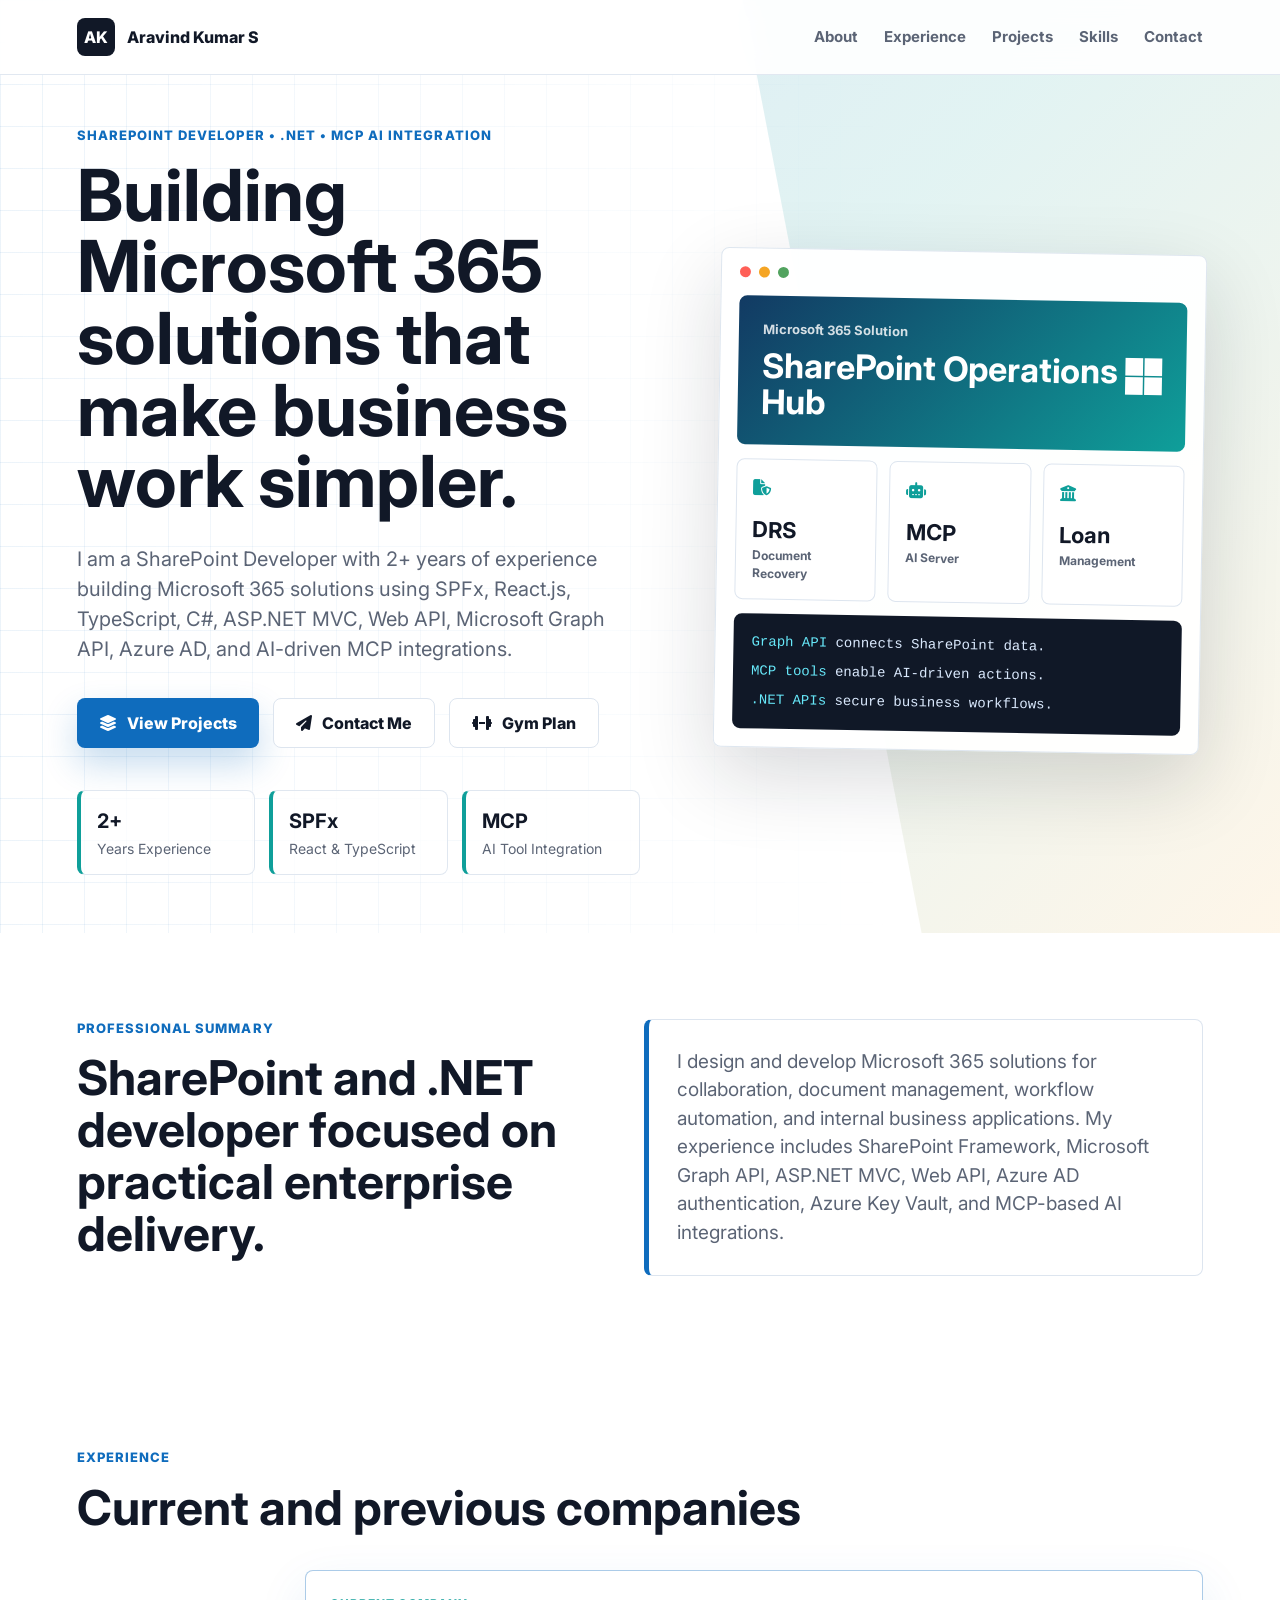
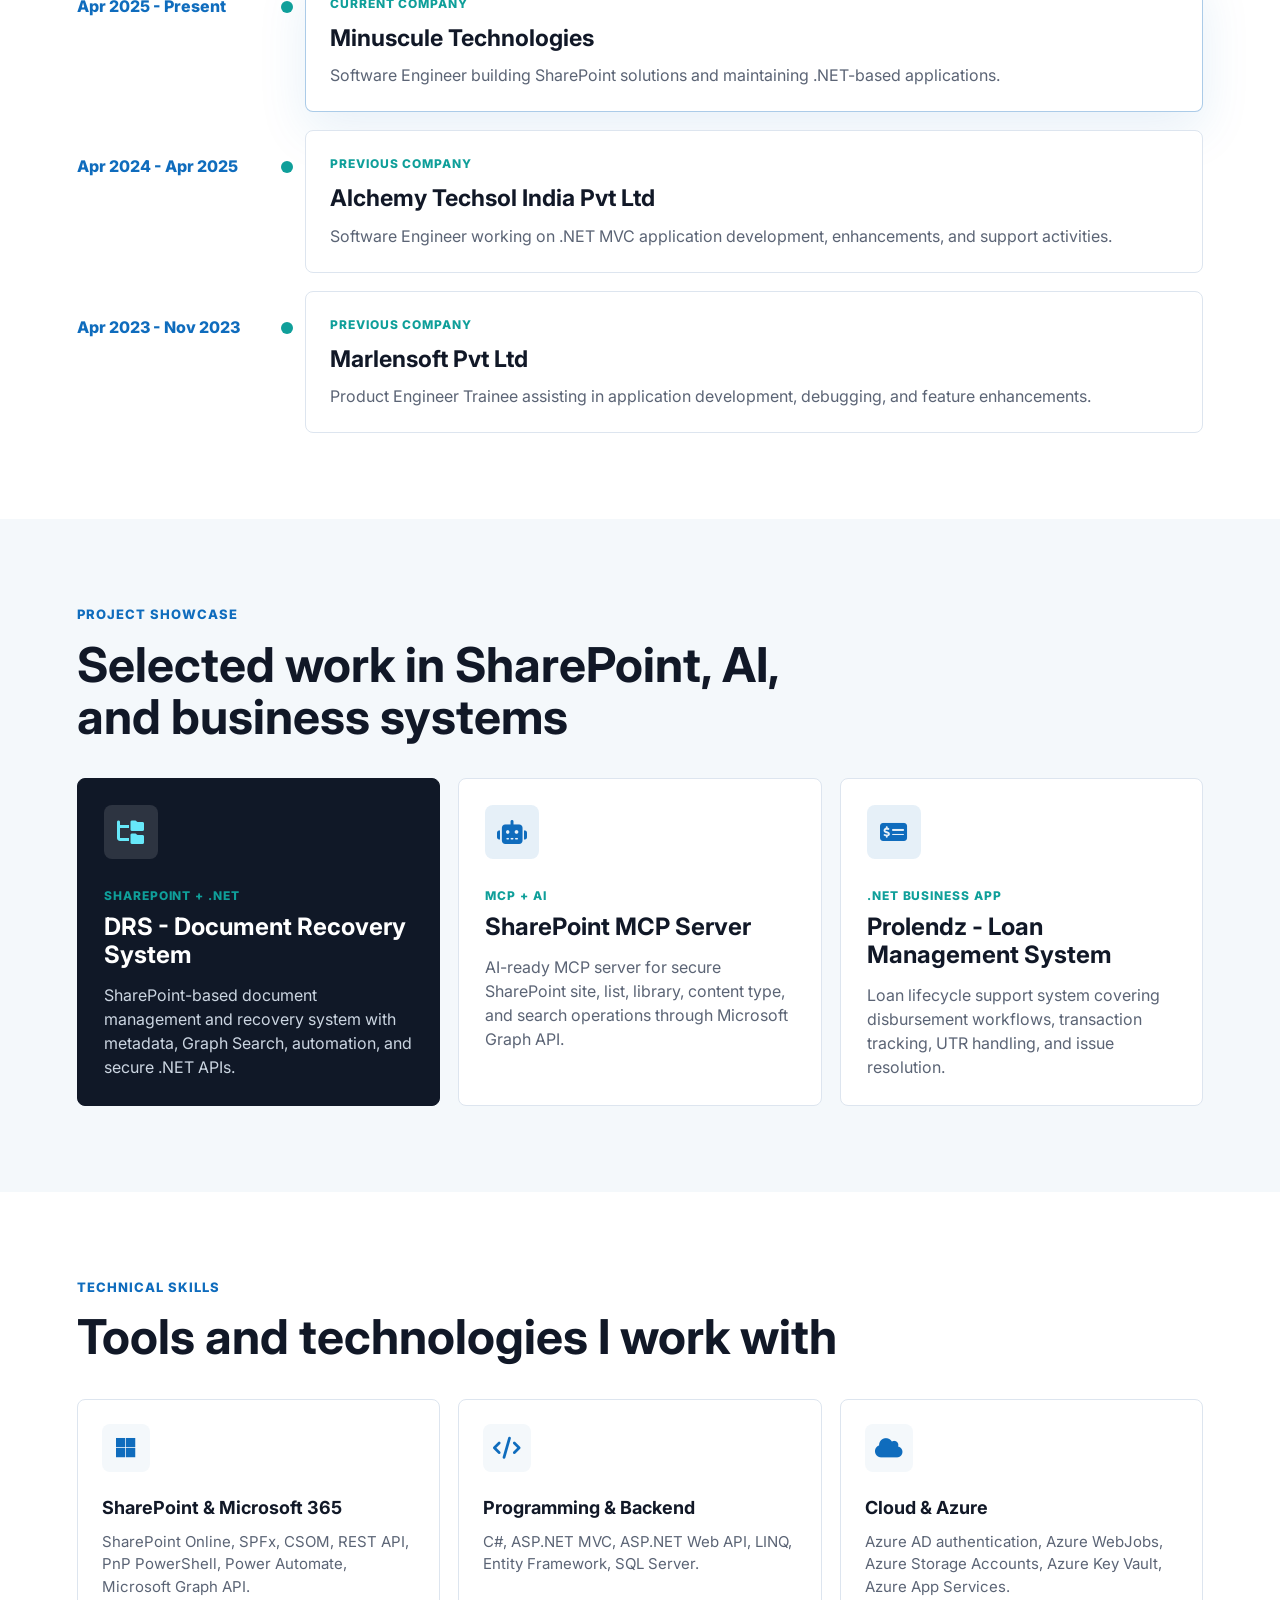
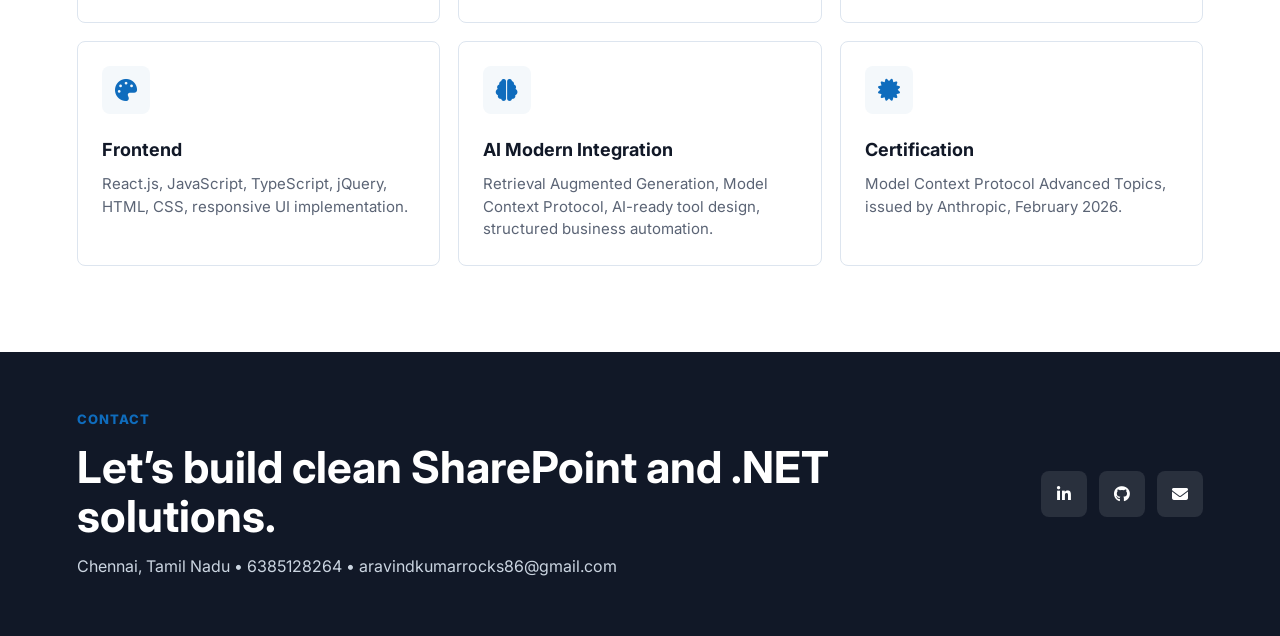
<file: index.html>
<!DOCTYPE html>
<html lang="en">
<head>
  <meta charset="UTF-8" />
  <meta name="viewport" content="width=device-width, initial-scale=1.0" />
  <title>Aravind Kumar S | SharePoint & .NET Developer</title>

  <link rel="preconnect" href="https://fonts.googleapis.com">
  <link rel="preconnect" href="https://fonts.gstatic.com" crossorigin>
  <link href="https://fonts.googleapis.com/css2?family=Inter:wght@400;500;600;700;800&display=swap" rel="stylesheet">
  <link rel="stylesheet" href="https://cdnjs.cloudflare.com/ajax/libs/font-awesome/6.5.0/css/all.min.css" />
  <link rel="stylesheet" href="style.css" />
</head>
<body>
  <header class="site-header">
    <a class="brand" href="#home" aria-label="Aravind Kumar S home">
      <span class="brand-mark">AK</span>
      <span>Aravind Kumar S</span>
    </a>

    <button class="menu-button" type="button" aria-label="Toggle navigation">
      <i class="fa-solid fa-bars"></i>
    </button>

    <nav class="nav-links" aria-label="Primary navigation">
      <a href="#about">About</a>
      <a href="#experience">Experience</a>
      <a href="#projects">Projects</a>
      <a href="#skills">Skills</a>
      <a href="#contact">Contact</a>
    </nav>
  </header>

  <main>
    <section id="home" class="hero-section">
      <div class="hero-copy">
        <p class="eyebrow">SharePoint Developer • .NET • MCP AI Integration</p>
        <h1>Building Microsoft 365 solutions that make business work simpler.</h1>
        <p class="hero-summary">
          I am a SharePoint Developer with 2+ years of experience building Microsoft 365 solutions using
          SPFx, React.js, TypeScript, C#, ASP.NET MVC, Web API, Microsoft Graph API, Azure AD, and AI-driven MCP integrations.
        </p>

        <div class="hero-actions">
          <a class="primary-btn" href="#projects">
            <i class="fa-solid fa-layer-group"></i>
            View Projects
          </a>
          <a class="secondary-btn" href="#contact">
            <i class="fa-solid fa-paper-plane"></i>
            Contact Me
          </a>
          <a class="secondary-btn" href="gym-plan/index.html">
            <i class="fa-solid fa-dumbbell" aria-hidden="true"></i>
            Gym Plan
          </a>
        </div>

        <div class="hero-stats" aria-label="Career overview">
          <div>
            <strong>2+</strong>
            <span>Years Experience</span>
          </div>
          <div>
            <strong>SPFx</strong>
            <span>React & TypeScript</span>
          </div>
          <div>
            <strong>MCP</strong>
            <span>AI Tool Integration</span>
          </div>
        </div>
      </div>

      <div class="hero-visual" aria-label="SharePoint solution showcase">
        <div class="portal-window">
          <div class="window-top">
            <span></span>
            <span></span>
            <span></span>
          </div>

          <div class="portal-header">
            <div>
              <p>Microsoft 365 Solution</p>
              <h2>SharePoint Operations Hub</h2>
            </div>
            <i class="fa-brands fa-microsoft"></i>
          </div>

          <div class="metric-grid">
            <article>
              <i class="fa-solid fa-file-shield"></i>
              <strong>DRS</strong>
              <span>Document Recovery</span>
            </article>
            <article>
              <i class="fa-solid fa-robot"></i>
              <strong>MCP</strong>
              <span>AI Server</span>
            </article>
            <article>
              <i class="fa-solid fa-building-columns"></i>
              <strong>Loan</strong>
              <span>Management</span>
            </article>
          </div>

          <div class="code-panel">
            <p><span>Graph API</span> connects SharePoint data.</p>
            <p><span>MCP tools</span> enable AI-driven actions.</p>
            <p><span>.NET APIs</span> secure business workflows.</p>
          </div>
        </div>
      </div>
    </section>

    <section id="about" class="section-block about-grid">
      <div class="section-heading">
        <p class="eyebrow">Professional Summary</p>
        <h2>SharePoint and .NET developer focused on practical enterprise delivery.</h2>
      </div>
      <div class="about-card">
        <p>
          I design and develop Microsoft 365 solutions for collaboration, document management, workflow automation,
          and internal business applications. My experience includes SharePoint Framework, Microsoft Graph API,
          ASP.NET MVC, Web API, Azure AD authentication, Azure Key Vault, and MCP-based AI integrations.
        </p>
      </div>
    </section>

    <section id="experience" class="section-block">
      <div class="section-heading">
        <p class="eyebrow">Experience</p>
        <h2>Current and previous companies</h2>
      </div>

      <div class="timeline">
        <article class="timeline-item current">
          <div class="timeline-date">Apr 2025 - Present</div>
          <div class="timeline-content">
            <span>Current Company</span>
            <h3>Minuscule Technologies</h3>
            <p>Software Engineer building SharePoint solutions and maintaining .NET-based applications.</p>
          </div>
        </article>

        <article class="timeline-item">
          <div class="timeline-date">Apr 2024 - Apr 2025</div>
          <div class="timeline-content">
            <span>Previous Company</span>
            <h3>Alchemy Techsol India Pvt Ltd</h3>
            <p>Software Engineer working on .NET MVC application development, enhancements, and support activities.</p>
          </div>
        </article>

        <article class="timeline-item">
          <div class="timeline-date">Apr 2023 - Nov 2023</div>
          <div class="timeline-content">
            <span>Previous Company</span>
            <h3>Marlensoft Pvt Ltd</h3>
            <p>Product Engineer Trainee assisting in application development, debugging, and feature enhancements.</p>
          </div>
        </article>
      </div>
    </section>

    <section id="projects" class="section-block project-band">
      <div class="section-heading">
        <p class="eyebrow">Project Showcase</p>
        <h2>Selected work in SharePoint, AI, and business systems</h2>
      </div>

      <div class="project-grid">
        <article class="project-card featured">
          <div class="project-icon"><i class="fa-solid fa-folder-tree"></i></div>
          <span>SharePoint + .NET</span>
          <h3>DRS - Document Recovery System</h3>
          <p>SharePoint-based document management and recovery system with metadata, Graph Search, automation, and secure .NET APIs.</p>
        </article>

        <article class="project-card">
          <div class="project-icon"><i class="fa-solid fa-robot"></i></div>
          <span>MCP + AI</span>
          <h3>SharePoint MCP Server</h3>
          <p>AI-ready MCP server for secure SharePoint site, list, library, content type, and search operations through Microsoft Graph API.</p>
        </article>

        <article class="project-card">
          <div class="project-icon"><i class="fa-solid fa-money-check-dollar"></i></div>
          <span>.NET Business App</span>
          <h3>Prolendz - Loan Management System</h3>
          <p>Loan lifecycle support system covering disbursement workflows, transaction tracking, UTR handling, and issue resolution.</p>
        </article>
      </div>
    </section>

    <section id="skills" class="section-block">
      <div class="section-heading">
        <p class="eyebrow">Technical Skills</p>
        <h2>Tools and technologies I work with</h2>
      </div>

      <div class="skill-grid">
        <article class="skill-card">
          <i class="fa-brands fa-microsoft"></i>
          <h3>SharePoint & Microsoft 365</h3>
          <p>SharePoint Online, SPFx, CSOM, REST API, PnP PowerShell, Power Automate, Microsoft Graph API.</p>
        </article>
        <article class="skill-card">
          <i class="fa-solid fa-code"></i>
          <h3>Programming & Backend</h3>
          <p>C#, ASP.NET MVC, ASP.NET Web API, LINQ, Entity Framework, SQL Server.</p>
        </article>
        <article class="skill-card">
          <i class="fa-solid fa-cloud"></i>
          <h3>Cloud & Azure</h3>
          <p>Azure AD authentication, Azure WebJobs, Azure Storage Accounts, Azure Key Vault, Azure App Services.</p>
        </article>
        <article class="skill-card">
          <i class="fa-solid fa-palette"></i>
          <h3>Frontend</h3>
          <p>React.js, JavaScript, TypeScript, jQuery, HTML, CSS, responsive UI implementation.</p>
        </article>
        <article class="skill-card">
          <i class="fa-solid fa-brain"></i>
          <h3>AI Modern Integration</h3>
          <p>Retrieval Augmented Generation, Model Context Protocol, AI-ready tool design, structured business automation.</p>
        </article>
        <article class="skill-card">
          <i class="fa-solid fa-certificate"></i>
          <h3>Certification</h3>
          <p>Model Context Protocol Advanced Topics, issued by Anthropic, February 2026.</p>
        </article>
      </div>
    </section>
  </main>

  <footer id="contact" class="footer-section">
    <div>
      <p class="eyebrow">Contact</p>
      <h2>Let’s build clean SharePoint and .NET solutions.</h2>
      <p>Chennai, Tamil Nadu • 6385128264 • aravindkumarrocks86@gmail.com</p>
    </div>
    <div class="social-links">
      <a href="#" aria-label="LinkedIn"><i class="fa-brands fa-linkedin-in"></i></a>
      <a href="#" aria-label="GitHub"><i class="fa-brands fa-github"></i></a>
      <a href="mailto:aravindkumarrocks86@gmail.com" aria-label="Email"><i class="fa-solid fa-envelope"></i></a>
    </div>
  </footer>

  <script src="script.js"></script>
</body>
</html>
</file>
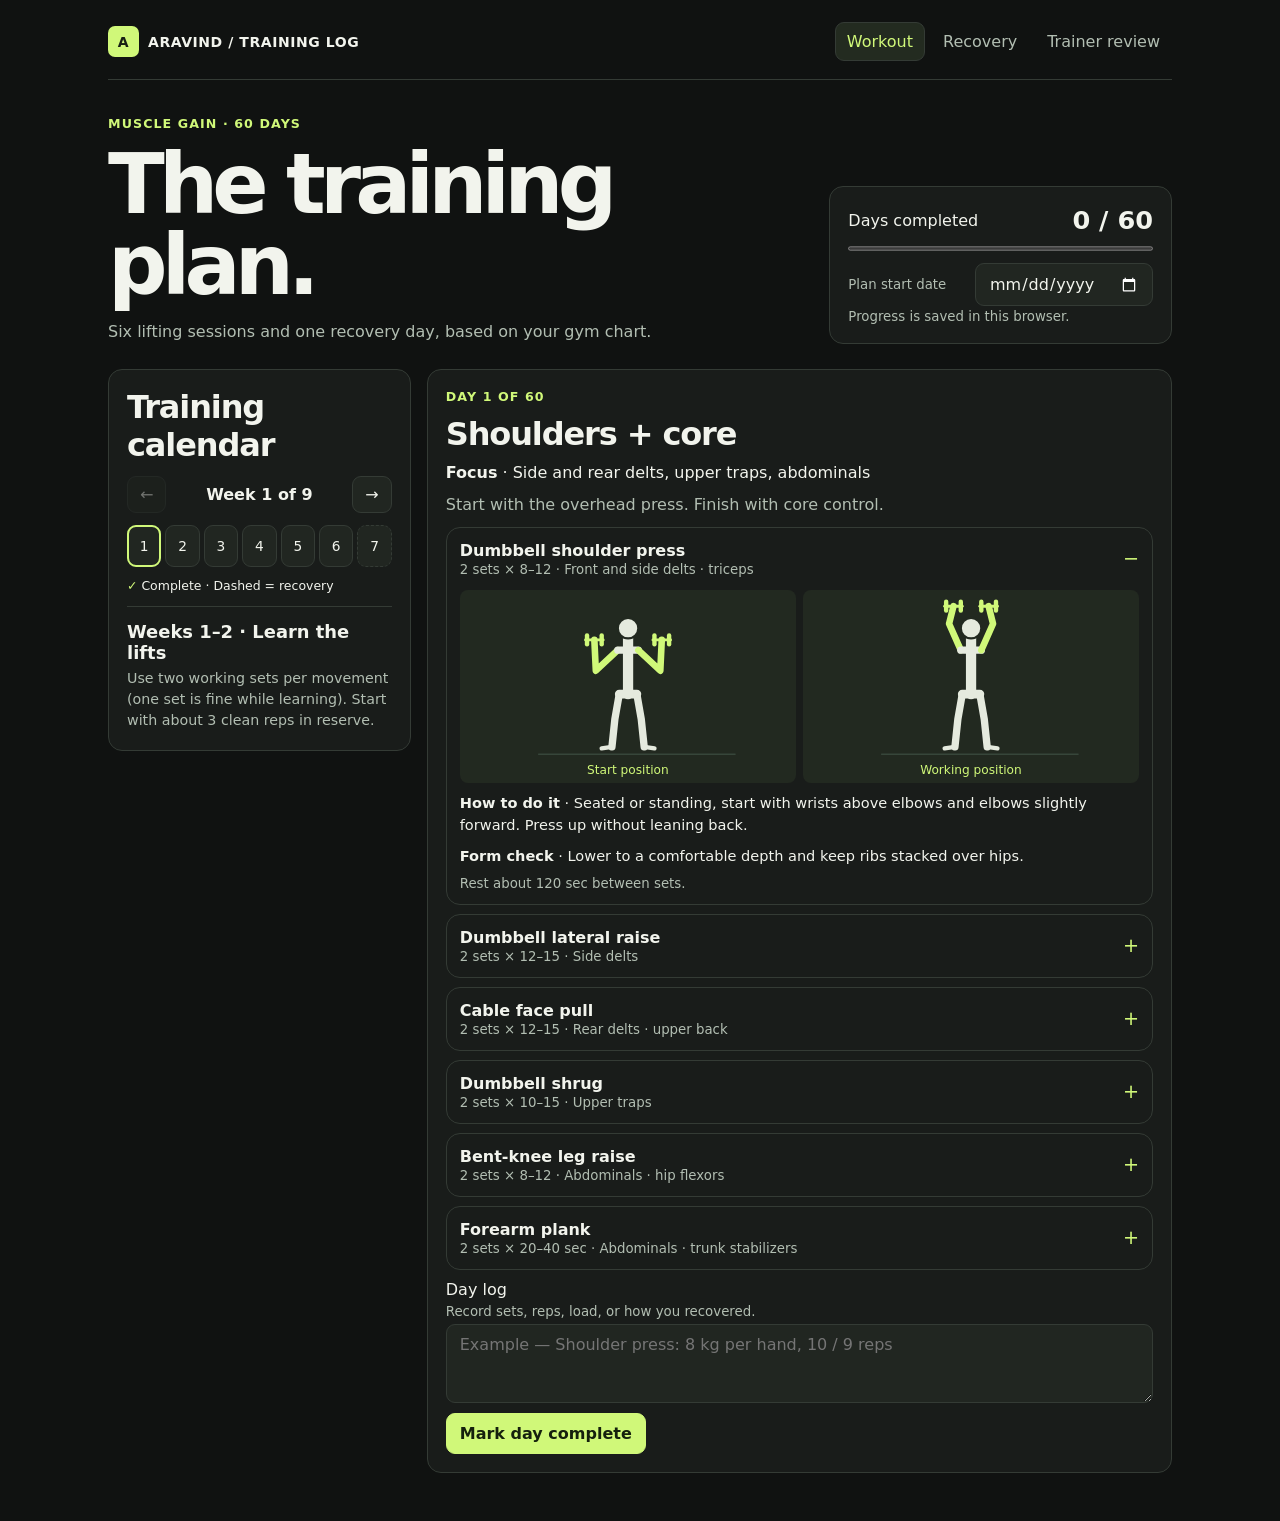
<file: gym-plan/index.html>
<!doctype html>
<html lang="en">
<meta charset="utf-8">
<meta name="viewport" content="width=device-width, initial-scale=1">
<meta name="color-scheme" content="dark">
<title>Aravind · 60-Day Training Plan</title>
<style>
*{box-sizing:border-box} [hidden]{display:none!important}
:root{font-family:system-ui,sans-serif;background:#101211;color:#f2f4ed;--card:#191c1a;--line:#343b35;--muted:#b2beb2;--lime:#d0f879;--soft:#232b20}
body{margin:0} a{color:var(--lime)} button,input,select,textarea{font:inherit;color:inherit} button{cursor:pointer} button,input,select,textarea,.file{border:1px solid var(--line);border-radius:9px;background:#212621;padding:10px 13px} button:focus-visible,input:focus-visible,select:focus-visible,textarea:focus-visible,summary:focus-visible,.file:focus-within{outline:2px solid var(--lime);outline-offset:3px} button:hover,.file:hover{border-color:var(--lime)} .primary{background:var(--lime);color:#15200d;font-weight:750;border-color:var(--lime)}
.shell{max-width:1160px;margin:auto;padding:22px clamp(14px,4vw,48px) 48px}.top,.spread,.actions{display:flex;align-items:center;justify-content:space-between;gap:12px;flex-wrap:wrap}.top{padding:0 0 18px;border-bottom:1px solid var(--line)} .brand{font-size:14px;font-weight:760;letter-spacing:.04em}.mark{display:inline-grid;place-items:center;background:var(--lime);color:#172014;border-radius:7px;width:31px;height:31px;margin-right:9px}.tabs{display:flex;flex-wrap:wrap;gap:6px}.tabs button{background:transparent;border-color:transparent;color:var(--muted);padding:9px 11px}.tabs button[aria-pressed=true]{color:var(--lime);background:var(--soft);border-color:var(--line)}
.hero{display:grid;grid-template-columns:1fr minmax(260px,.49fr);gap:22px;align-items:end;padding:35px 0 25px}.meta,.tag{font-size:.79rem;font-weight:750;letter-spacing:.085em;text-transform:uppercase;color:var(--lime)} h1,h2,h3,h4,p{margin:0} h1{font-size:clamp(2.35rem,7vw,5.2rem);line-height:.98;letter-spacing:-.07em;margin:10px 0 13px} h2{font-size:clamp(1.35rem,3vw,2rem);letter-spacing:-.035em} h3{font-size:1.12rem} h4{font-size:.98rem} p,li{line-height:1.5}.muted,small{color:var(--muted)}.progress-card,.panel,.exercise{background:var(--card);border:1px solid var(--line);border-radius:14px;padding:18px}.progress-card strong{font-size:1.6rem}.progress-card label{display:flex;justify-content:space-between;gap:8px;align-items:center;flex-wrap:wrap;margin-top:10px}.progress-card input{min-width:0} progress{display:block;width:100%;height:9px;margin:9px 0;accent-color:var(--lime)}
.layout{display:grid;grid-template-columns:minmax(235px,.65fr) minmax(0,1.6fr);gap:16px;align-items:start}.layout>*{min-width:0}.panel>div+div,.panel>p+p,.panel>p+div,.panel>h2+p,.panel>h3+p{margin-top:10px}.week{display:flex;align-items:center;justify-content:space-between;gap:6px;margin:12px 0}.week button{padding:8px 12px}.week button:disabled{opacity:.4;cursor:default}.days{display:grid;grid-template-columns:repeat(7,minmax(0,1fr));gap:4px}.days button{padding:8px 0;min-height:42px;font-size:.86rem}.days button.done{color:#d0f879;background:#263322}.days button[aria-current=true]{outline:2px solid var(--lime);outline-offset:-2px}.days .rest{border-style:dashed}.legend{font-size:.78rem;margin:10px 0 0}.legend b{color:var(--lime)} .phase{border-top:1px solid var(--line);padding-top:14px;margin-top:15px}.phase p{font-size:.89rem;margin-top:5px}.section{margin-top:14px}.day-head{display:grid;gap:8px}.exercise-list{display:grid;gap:9px;margin-top:14px}.exercise{padding:0}.exercise summary{cursor:pointer;padding:13px;display:grid;grid-template-columns:1fr auto;align-items:center;gap:10px;list-style:none}.exercise summary::-webkit-details-marker{display:none}.exercise summary::after{content:'+';grid-column:2;grid-row:1;color:var(--lime);font-size:1.2rem}.exercise[open] summary::after{content:'−'}.exercise summary small{display:block;margin-top:2px}.exercise-body{padding:0 13px 13px;display:grid;gap:9px}.poses{display:grid;grid-template-columns:repeat(2,minmax(0,1fr));gap:7px}.poses figure{margin:0;text-align:center;border-radius:8px;background:#222920;color:#d0f879;padding:3px 3px 6px;font-size:.76rem}.poses svg{display:block;width:100%;height:clamp(100px,19vw,170px)} .exercise-body p{font-size:.91rem}.log{margin-top:14px}.log label{display:grid;gap:5px}.log textarea, #trainer textarea{width:100%;resize:vertical}.log .actions{margin-top:10px;justify-content:flex-start}.log-status{font-size:.88rem;color:var(--lime)}
.content{max-width:850px}.content .panel+.panel{margin-top:12px}.content ul{padding-left:19px;margin:8px 0}.content li+li{margin-top:7px}.form-grid{display:grid;grid-template-columns:1fr 1fr;gap:12px}.form-grid label,.field{display:grid;gap:6px}.full{grid-column:1/-1}.form-grid input,.form-grid select{width:100%}.review-actions{margin-top:12px;justify-content:flex-start}.file{display:inline-block;cursor:pointer}.file input{width:1px;height:1px;padding:0;position:absolute;opacity:0}.status{min-height:1.5em;margin-top:9px;color:var(--lime);overflow-wrap:anywhere} .privacy{font-size:.86rem}.plan-line{padding:7px 0;border-bottom:1px solid var(--line)}
@media(max-width:720px){.hero,.layout{grid-template-columns:1fr}.hero{padding-top:24px;gap:14px}.shell{padding-top:14px}.panel{padding:14px}.form-grid{grid-template-columns:1fr}} @media print{body{color:#111;background:white}.shell{max-width:none;padding:0}.top,.hero,main>section:not(#trainer),.review-actions,.privacy,.status,#email-form{display:none!important} #trainer{display:block!important}.panel{background:white;border-color:#888;break-inside:avoid}.muted,small,.meta,.tag{color:#444} input,select,textarea{color:#111;background:white;border-color:#888}}
</style>
<div class="shell">
<header class="top"><div class="brand"><span class="mark" aria-hidden="true">A</span>ARAVIND / TRAINING LOG</div><nav class="tabs" aria-label="Training sections"><button type="button" data-tab="workout" aria-pressed="true">Workout</button><button type="button" data-tab="recovery" aria-pressed="false">Recovery</button><button type="button" data-tab="trainer" aria-pressed="false">Trainer review</button></nav></header>
<section class="hero" aria-labelledby="title"><div><p class="meta">Muscle gain · 60 days</p><h1 id="title">The training plan.</h1><p class="muted">Six lifting sessions and one recovery day, based on your gym chart.</p></div><div class="progress-card"><div class="spread"><span>Days completed</span><strong id="count" aria-live="polite">0 / 60</strong></div><progress id="progress" max="60" value="0" aria-label="Days completed"></progress><label for="start"><small>Plan start date</small><input id="start" type="date"></label><small>Progress is saved in this browser.</small><p id="storage-status" class="status" hidden></p></div></section>
<main>
<section id="workout" class="layout"><aside class="panel"><h2>Training calendar</h2><div class="week"><button type="button" id="prev" aria-label="Previous week">←</button><strong id="week"></strong><button type="button" id="next" aria-label="Next week">→</button></div><div class="days" id="days" aria-label="Days in selected week"></div><p class="legend"><b>✓</b> Complete · Dashed = recovery</p><div class="phase"><h3 id="phase-title"></h3><p class="muted" id="phase-text"></p></div></aside><div class="panel"><div id="day-head" class="day-head"></div><div id="exercise-list" class="exercise-list"></div><div class="log"><label for="log">Day log <small>Record sets, reps, load, or how you recovered.</small><textarea rows="3" id="log" placeholder="Example — Shoulder press: 8 kg per hand, 10 / 9 reps"></textarea></label><div class="actions"><button type="button" class="primary" id="complete">Mark day complete</button><span class="log-status" id="log-status" aria-live="polite"></span></div></div></div></section>
<section id="recovery" class="content" hidden>
<div class="panel"><h2>Warm up and lift with control</h2><ul><li>Take 5–10 minutes of easy walking or cycling, including on leg day if comfortable. Before the first big lift, do one or two lighter practice sets. Your chart calls for a treadmill run on non-leg days. Keep that easy if you choose to run.</li><li>Use a controlled lowering phase and a comfortable range. Exhale through the effort and inhale on the return. End the set when your technique changes or you can no longer control the load.</li><li>Rest about 2 minutes for presses, squats, rows and hinges. Allow more if your next set needs it. Rest roughly 60–90 seconds for smaller lifts and core work.</li><li>Stop an exercise if you feel sharp or worsening pain. Have your trainer check unfamiliar movements, especially the squat and hip hinge. Get medical advice for persistent pain or an active injury before increasing load.</li></ul></div>
<div class="panel"><h2>Recover between sessions</h2><ul><li>Day 7 is recovery. Take an easy walk and do gentle mobility if you feel like it. Aim for at least 7 hours of sleep if you’re an adult, drink water regularly, and include a protein source in meals.</li><li>If soreness changes your movement or your performance keeps dropping, take an extra recovery day or reduce working sets. Skip missed sessions or resume with the next one you can do. Avoid stacking two sessions to catch up.</li><li>Keep day 6 pressing lighter than day 4. Day 5 uses a small amount of back work after hamstrings. Keep it easy when you’re still recovering from day 3.</li><li>Increase weight by the smallest available step when you reach the top of the rep range on every set and can still do 2 clean reps. If the next jump is too large, stay at the current weight and repeat the target.</li></ul></div>
<div class="panel"><h2>Before trainer approval</h2><p>The chart’s sets and reps are blank. This draft supplies starter targets and combines some overlapping variations. It treats the Day 2 “S/m squat” as a Smith machine squat and the unclear Day 5 hinge as a dumbbell Romanian deadlift. Confirm both with your trainer. Form images are simplified key positions.</p><p><a href="https://pmc.ncbi.nlm.nih.gov/articles/PMC12965823/">ACSM resistance training guidance</a> · <a href="https://www.mayoclinic.org/healthy-lifestyle/fitness/in-depth/weight-training/art-20045842">Mayo Clinic lifting technique</a> · <a href="https://www.cdc.gov/sleep/about/index.html">CDC sleep guidance</a></p></div>
</section>
<section id="trainer" class="content" hidden>
<div class="panel"><h2>Trainer review &amp; acknowledgement</h2><p>Send your trainer this HTML file and open a draft email below. Ask them to review the plan, type their name and decision here, and send you their exported review. You can import their returned file on this screen.</p><div id="review-plan"></div></div>
<div class="panel" id="email-form"><label for="email" class="field">Trainer email<input id="email" type="email" placeholder="trainer@example.com"></label><div class="actions review-actions"><button class="primary" type="button" id="invite">Open email draft</button><button type="button" id="copy-invite">Copy invite text</button></div><p id="invite-status" class="status" role="status"></p></div>
<div class="panel"><form id="review-form"><div class="form-grid"><label>Trainer name<input id="trainer-name" required maxlength="100" autocomplete="name"></label><label>Review date<input id="review-date" type="date" required></label><label>Review decision<select id="decision" required><option value="">Choose a decision</option><option>Approved</option><option>Changes requested</option></select></label><label class="full">Corrections or notes<textarea id="review-notes" rows="3" maxlength="2000"></textarea></label><label class="full">Typed signature<input id="signature" required maxlength="100" placeholder="Type your full name to acknowledge this review"></label></div><div class="actions review-actions"><button class="primary" type="submit">Export signed review</button><label class="file">Import trainer review<input id="import-review" type="file" accept=".json,application/json" aria-label="Import trainer review"></label><button type="button" id="print-review">Print review</button></div></form><p class="privacy muted">The typed signature is an acknowledgement without identity verification. Email drafts open in your mail app. Your daily log stays in this browser and is excluded from the review file.</p><p id="review-status" class="status" role="status"></p></div>
</section>
</main>
</div>
<script>
'use strict';
// Each form drawing uses head, shoulder, elbow, wrist, hip, knee and ankle coordinates.
const E = {
  shoulder:['Dumbbell shoulder press','Front and side delts · triceps',2,'8–12','Seated or standing, start with wrists above elbows and elbows slightly forward. Press up without leaning back.','Lower to a comfortable depth and keep ribs stacked over hips.','press',120],
  lateral:['Dumbbell lateral raise','Side delts',2,'12–15','With a soft bend in your elbows, raise the dumbbells slightly forward of your sides to about shoulder height.','Lead with your elbows and avoid swinging or shrugging.','lateral',75],
  face:['Cable face pull','Rear delts · upper back',2,'12–15','Set the rope near face height. Pull the ends toward your temples, letting the elbows move outward.','Keep your ribs down and return slowly.','face',75],
  shrug:['Dumbbell shrug','Upper traps',2,'10–15','Hold dumbbells at your sides. Lift both shoulders straight up and pause briefly.','Keep arms long and lower without rolling your shoulders.','shrug',75],
  legraise:['Bent-knee leg raise','Abdominals · hip flexors',2,'8–12','Lie on your back and bring bent knees toward your torso. Lower only as far as you can keep your lower back controlled.','Move slowly. A smaller range is fine.','legraise',60],
  plank:['Forearm plank','Abdominals · trunk stabilizers',2,'20–40 sec','Set elbows under shoulders and extend your legs. Brace, lightly squeeze your glutes and breathe steadily.','Keep your hips level. End the hold when your lower back starts to sag.','plank',60],
  squat:['Smith machine squat','Quads · glutes',2,'8–12','Set the safety stops. Keep pressure through the entire foot as you sit down between your hips.','Track knees in the same direction as toes and use a depth you can control.','squat',120],
  legpress:['Leg press','Quads · glutes',2,'10–15','Set feet roughly shoulder-width. Lower the sled while your hips and lower back stay against the pad.','Press through the whole foot without snapping the knees straight.','legpress',120],
  split:['Bulgarian split squat','Quads · glutes',2,'8–10 / side','Rest the rear foot on a low bench. Lower under control by bending the front knee and hip.','Keep the front foot planted and start with bodyweight if balance is difficult.','split',120],
  extension:['Leg extension','Quads',2,'12–15','Align your knee with the machine pivot. Place the pad just above the ankle and straighten smoothly.','Keep hips on the seat and return without dropping the stack.','extension',75],
  abduct:['Hip abduction machine','Side glutes',2,'12–15','Sit tall with the pads against your outer thighs. Open your knees smoothly and return with control.','Keep your pelvis and torso steady.','abduct',75],
  pulldown:['Front lat pulldown','Lats · biceps',2,'8–12','Anchor your thighs and pull the bar toward your upper chest with elbows moving down.','A slight lean is fine. Avoid rocking backward or pulling behind your head.','pulldown',120],
  row:['Dumbbell row','Lats · upper back · biceps',2,'8–12 / side','Support one hand on a bench. Hinge with a steady torso and pull the dumbbell toward your hip.','Keep your chest facing down and lower until the arm is long.','row',120],
  cableRow:['Seated cable row','Mid-back · lats · biceps',2,'10–12','Sit tall and pull the handle toward the lower ribs. Let the arms reach forward under control.','Keep your trunk stable through the rep.','cablerow',120],
  curl:['Dumbbell curl','Biceps',2,'10–15','Turn your palms up and curl the dumbbells while keeping elbows near your sides.','Lower slowly and avoid using your hips for momentum.','curl',75],
  hammer:['Hammer curl','Brachialis · forearms · biceps',2,'10–15','Keep palms facing each other and curl the dumbbells with elbows close to your sides.','Keep wrists neutral and lower through a comfortable range.','curl',75],
  chest:['Dumbbell chest press','Chest · triceps · front delts',3,'8–12','On a flat bench, plant your feet. Lower with elbows angled slightly inward, then press up over your chest.','Keep wrists stacked over elbows and your shoulder blades supported.','chest',120],
  incline:['Incline dumbbell press','Upper chest · front delts · triceps',2,'8–12','Use a low incline. Lower the dumbbells toward the upper chest with wrists over elbows.','Keep your shoulders supported and press smoothly over the chest.','incline',120],
  fly:['Pec deck fly','Chest',2,'12–15','Set handles about chest height. Bring your arms together in an arc with soft elbows.','Return only to a comfortable stretch and keep your back supported.','fly',75],
  pushdown:['Cable triceps pushdown','Triceps',2,'10–15','Pin your upper arms near your ribs. Extend elbows until your hands are near your thighs.','Let elbows bend on the way back without moving your shoulders.','pushdown',75],
  overhead:['Overhead triceps extension','Triceps · long head',2,'10–15','Hold one dumbbell securely overhead. Bend the elbows to lower it behind your head, then extend.','Keep ribs down and use a comfortable shoulder range.','overhead',75],
  rdl:['Dumbbell Romanian deadlift','Hamstrings · glutes',2,'8–12','Soften the knees and push hips back while sliding dumbbells close to your legs. Stand tall by driving hips forward.','Stop lowering when your hamstrings limit the hinge or your back position changes.','rdl',120],
  legcurl:['Lying leg curl','Hamstrings',2,'10–15','Set the pad just above your heels and align knees with the pivot. Curl the pad toward your glutes.','Keep hips on the pad and return slowly.','legcurl',75],
  lunge:['Reverse lunge','Glutes · quads',2,'8–10 / side','Step backward and bend both knees under control. Push through the front foot to stand.','Keep your front knee tracking with your toes and use support if needed.','lunge',90],
  calf:['Standing calf raise','Calves',2,'12–18','Hold a support. Lift your heels, pause briefly, then lower slowly.','Keep pressure across the ball of the foot and avoid bouncing.','calf',75],
  pullup:['Assisted pull-up','Lats · upper back · biceps',2,'6–10','Use enough machine assistance for smooth reps. Pull elbows down until your chin approaches the bar.','Lower under control and keep your legs quiet.','pullup',120],
  machinePress:['Machine shoulder press','Front and side delts · triceps',2,'10–12','Set the seat so handles start near shoulder height. Press smoothly and lower to a comfortable depth.','Keep your back supported and avoid shrugging.','press',120],
  rear:['Rear delt fly','Rear delts · upper back',2,'12–15','Face the pad of a reverse pec deck with hands near shoulder height. Sweep the arms out with soft elbows.','Keep your chest on the pad and avoid shrugging.','rear',75],
  dip:['Assisted dip','Triceps · chest',2,'8–12','Use enough assistance to control the lowering. Bend elbows to a comfortable depth, then press back up.','Stop before the front of the shoulder pinches. Keep the shoulders steady.','dip',120]
};
const sessions = [
  ['Shoulders + core','Side and rear delts, upper traps, abdominals','Start with the overhead press. Finish with core control.', ['shoulder','lateral','face','shrug','legraise','plank']],
  ['Legs · quad focus','Quads, glutes, hip abductors','Warm up with easy cycling or walking. Finish with an easy forward walk if you want cardio. Ask your trainer to demonstrate the chart’s backward treadmill walk before trying it.', ['squat','legpress','split','extension','abduct']],
  ['Back + biceps','Lats, mid-back, biceps, forearms','Use a controlled pull and keep the torso steady for each row.', ['pulldown','row','cableRow','curl','hammer']],
  ['Chest + triceps','Chest, triceps, front delts','Start with the flat press and use a comfortable chest stretch on the fly.', ['chest','incline','fly','pushdown','overhead']],
  ['Pull + hamstrings','Hamstrings, glutes, calves, lats','Finish with up to 10 minutes of easy cycling if you feel recovered. Keep assisted pull-ups submaximal.', ['rdl','legcurl','lunge','calf','pullup']],
  ['Push · lighter day','Chest, shoulders, triceps','Keep about 3 clean reps in reserve on every set, especially on presses and dips.', ['chest','machinePress','dip','lateral','rear']],
  ['Recovery','Rest or easy movement','Take an easy walk or try gentle mobility. Log your recovery and mark the day complete when done.', []]
];
const phases = [
  ['Weeks 1–2 · Learn the lifts','Use two working sets per movement (one set is fine while learning). Start with about 3 clean reps in reserve.'],
  ['Weeks 3–6 · Build gradually','Use the listed sets and keep 2–3 clean reps in reserve. Add reps first and then the smallest weight increase.'],
  ['Weeks 7–8 · Consolidate','Keep the listed sets if you are recovering well. If fatigue builds, reduce one set per exercise or take an extra rest day.'],
  ['Days 57–60 · Review','Complete the first four sessions if recovered. Compare your logs with week 1 and record what to keep or adjust with your trainer.']
];
const stand = [[80,24],[80,39],[81,59],[81,79],[80,69],[81,86],[82,105]];
const hang = [[83,54],[83,68],[74,46],[64,22],[83,87],[88,96],[101,99]];
const seated = [[77,26],[77,41],[83,57],[100,61],[77,73],[104,75],[105,105]];
const pose = (base, changes) => base.map((point,index) => changes[index] || point);
const frames = {
  press:[pose(stand,{2:[58,53],3:[57,32]}),pose(stand,{2:[65,21],3:[68,9]}),'front','db'],
  lateral:[pose(stand,{2:[71,59],3:[70,80]}),pose(stand,{2:[58,45],3:[39,43]}),'front','db'],
  face:[pose(stand,{2:[102,39],3:[123,39]}),pose(stand,{2:[93,49],3:[93,32]}),'side','cable'],
  shrug:[stand,pose(stand,{1:[80,34],2:[80,53],3:[81,73]}),'front','db'],
  legraise:[[[38,93],[51,100],[61,106],[72,106],[86,101],[118,89],[143,98]],[[38,93],[51,100],[61,106],[72,106],[86,101],[90,63],[115,65]],'side','floor'],
  plank:[[[116,69],[104,80],[102,105],[121,105],[72,86],[49,93],[27,104]],[[118,58],[105,69],[103,105],[122,105],[73,76],[50,88],[28,103]],'side','floor'],
  squat:[pose(stand,{2:[93,54],3:[85,36]}),[[87,44],[83,57],[97,65],[88,55],[69,80],[100,84],[81,105]],'side','smith'],
  legpress:[[[42,66],[52,79],[57,93],[75,96],[74,96],[96,75],[112,60]],[[42,66],[52,79],[57,93],[75,96],[74,96],[83,70],[98,73]],'side','sled'],
  split:[pose(stand,{4:[86,68],5:[101,84],6:[108,105]}),[[93,42],[91,56],[94,73],[95,94],[87,80],[108,88],[108,105]],'side','split'],
  extension:[seated,pose(seated,{6:[132,79]}),'side','seat'],
  abduct:[pose(seated,{4:[80,71],5:[67,83],6:[66,103]}),pose(seated,{4:[80,71],5:[52,81],6:[56,103]}),'front','seat'],
  pulldown:[pose(seated,{2:[64,23],3:[62,10]}),pose(seated,{2:[58,57],3:[56,36]}),'front','lat'],
  row:[[[116,38],[101,52],[99,74],[98,93],[64,62],[55,84],[47,104]],[[116,38],[101,52],[76,50],[80,66],[64,62],[55,84],[47,104]],'side','row'],
  cablerow:[pose(seated,{2:[100,51],3:[126,54],5:[102,91],6:[132,98]}),pose(seated,{2:[66,57],3:[89,62],5:[102,91],6:[132,98]}),'side','lowcable'],
  curl:[stand,pose(stand,{3:[98,44]}),'side','db'],
  chest:[[[44,73],[59,77],[76,89],[76,66],[101,78],[119,91],[119,107]],[[44,73],[59,77],[69,52],[73,29],[101,78],[119,91],[119,107]],'side','benchdb'],
  incline:[[[51,39],[62,55],[73,76],[84,54],[90,86],[115,89],[119,107]],[[51,39],[62,55],[76,41],[89,23],[90,86],[115,89],[119,107]],'side','inclinedb'],
  fly:[pose(seated,{2:[53,49],3:[36,48],5:[64,84],6:[66,103]}),pose(seated,{2:[65,50],3:[77,51],5:[64,84],6:[66,103]}),'front','seat'],
  pushdown:[pose(stand,{2:[86,57],3:[103,46]}),pose(stand,{2:[85,58],3:[91,79]}),'side','cable'],
  overhead:[pose(stand,{2:[84,19],3:[65,34]}),pose(stand,{2:[84,19],3:[83,7]}),'side','db'],
  rdl:[pose(stand,{2:[84,59],3:[90,77]}),[[110,50],[97,59],[95,76],[94,99],[60,66],[77,85],[76,105]],'side','db'],
  legcurl:[[[39,52],[54,65],[46,83],[36,84],[91,65],[109,67],[139,70]],[[39,52],[54,65],[46,83],[36,84],[91,65],[109,67],[99,42]],'side','curlbench'],
  lunge:[stand,[[92,45],[91,60],[94,78],[94,92],[85,84],[110,88],[110,105]],'side','lunge'],
  calf:[pose(stand,{2:[95,51],3:[115,51]}),pose(stand,{0:[79,18],1:[79,33],2:[95,50],3:[115,51],4:[79,63],5:[80,80],6:[78,99]}),'side','calf'],
  pullup:[hang,[[83,23],[83,38],[66,53],[64,22],[83,61],[89,70],[102,73]],'front','pullup'],
  rear:[pose(seated,{2:[66,48],3:[72,45],5:[66,85],6:[65,103]}),pose(seated,{2:[53,46],3:[35,46],5:[66,85],6:[65,103]}),'front','seat'],
  dip:[pose(hang,{0:[82,28],1:[80,43],2:[85,61],3:[83,77],4:[76,74]}),pose(hang,{0:[89,45],1:[85,59],2:[70,67],3:[83,77],4:[78,87]}),'side','dip']
};

function drawing(key,index, name) {
  const [start,finish,view,equipment] = frames[key];
  const points = index === 0 ? start : finish;
  const [head,shoulder,elbow,wrist,hip,knee,ankle] = view==='front' && equipment==='db'
    ? pose(points,{1:[73,points[1][1]],4:[74,points[4][1]],5:[71,points[5][1]],6:[69,points[6][1]]})
    : points;
  const line = (coords, color, width) => `<polyline points="${coords.map(point=>point.join(',')).join(' ')}" fill="none" stroke="${color}" stroke-width="${width}" stroke-linecap="round" stroke-linejoin="round"/>`;
  const gray = '#728173', light = '#e5eade', green = '#d0f879';
  const mirror = p => [160-p[0],p[1]];
  const foot = [ankle[0]+(view==='front'?-7:8),106];
  const machine = {
    floor:[[[22,110],[150,110]]], smith:[[[57,18],[57,106]],[[107,18],[107,106]],[[64,shoulder[1]],[97,shoulder[1]]]],
    seat:[[[58,49],[58,79],[111,79]],[[76,79],[76,107]]],
    sled:[[[32,60],[63,102],[90,102]],[[ankle[0]-7,ankle[1]-9],[ankle[0]+6,ankle[1]+6]],[[88,81],[130,42]]],
    split:[[[34,104],[34,82],[64,82],[64,105]]], row:[[[100,79],[138,79]],[[106,80],[106,106]],[[130,80],[130,106]]],
    cable:[[[141,24],[141,106]],[[141,key==='pushdown'?23:34],wrist]],
    lowcable:[[[47,78],[91,78]],[[62,78],[62,106]],[[143,46],[143,105]],[[143,57],wrist]],
    lat:[[[57,wrist[1]],[103,wrist[1]]],[[80,2],[80,wrist[1]]],[[62,80],[100,80]],[[81,80],[81,106]]],
    benchdb:[[[40,82],[105,82]],[[49,82],[49,106]],[[95,82],[95,106]]],
    inclinedb:[[[46,40],[88,91],[108,91]],[[78,80],[78,106]]],
    curlbench:[[[37,71],[110,71]],[[48,73],[48,106]],[[94,73],[94,106]],[[109,68],ankle]],
    calf:[[[115,49],[115,106]]], pullup:[[[50,22],[110,22]],[[48,20],[48,107]]],
    dip:[[[65,77],[104,77],[104,106]],[[66,knee[1]+5],[99,knee[1]+5]]]
  };
  let backdrop = line([[19,110],[153,110]],'#37463a',1);
  (machine[equipment]||[]).forEach(path=>{backdrop+=line(path,gray,2.5);});
  const horizontal = ['legraise','plank','legpress','legcurl','pullup','dip','abduct','extension','cablerow','pulldown'].includes(key);
  const footPoints = horizontal ? [ankle,[ankle[0]+6,ankle[1]-2]] : [ankle,foot];
  let limbs = line([hip,knee,ankle],light,5)+line(footPoints,light,3)+line([shoulder,elbow,wrist],green,4.5);
  if (view==='front') limbs += line([shoulder,mirror(shoulder)],light,5)+line([hip,mirror(hip)],light,6)+line([mirror(hip),mirror(knee),mirror(ankle)],light,5)+line(footPoints.map(mirror),light,3)+line([mirror(shoulder),mirror(elbow),mirror(wrist)],green,4.5);
  if (key==='split' || key==='lunge') {
    const back = key==='split' ? (index ? [[59,99],[54,82]] : [[67,80],[54,82]]) : (index ? [[66,101],[46,106]] : [[76,86],[73,105]]);
    limbs += line([hip,...back],gray,4);
  }
  const dumbbell = tip => line([[tip[0]-6,tip[1]],[tip[0]+6,tip[1]]],green,2)+line([[tip[0]-5,tip[1]-3],[tip[0]-5,tip[1]+3]],green,3)+line([[tip[0]+5,tip[1]-3],[tip[0]+5,tip[1]+3]],green,3);
  if (equipment.endsWith('db')) limbs += dumbbell(wrist)+(view==='front'?dumbbell(mirror(wrist)):'');
  const label = key==='plank' && index ? 'Brace and hold' : (index ? 'Working position' : 'Start position');
  const torso = view==='front' ? [head,[80,shoulder[1]],[80,hip[1]]] : [head,shoulder,hip];
  return `<figure><svg viewBox="0 0 160 116" role="img" aria-label="${name}, ${label.toLowerCase()}">${backdrop}${line(torso,light,7)}${limbs}<circle cx="${head[0]}" cy="${head[1]}" r="7" fill="${light}" stroke="#222920" stroke-width="1.5"/></svg><figcaption>${label}</figcaption></figure>`;
}

const $ = id => document.getElementById(id);
const storageKey = 'aravind-training-plan-v1';
const planId = 'aravind-muscle-gain-60-v1';
let data = {start:'', days:{}, review:null};
const storageMessage = 'Browser storage is unavailable. Keep this tab open to retain this session.';
function showStorageError() {
  $('storage-status').hidden = false;
  $('storage-status').textContent = storageMessage;
}
try {
  const saved = JSON.parse(localStorage.getItem(storageKey));
  if (saved && typeof saved==='object' && saved.days && typeof saved.days==='object') data = saved;
} catch { showStorageError(); }
function save() {
  try { localStorage.setItem(storageKey,JSON.stringify(data)); return true; }
  catch { showStorageError(); return false; }
}
function dateText(date) {
  const parts = [date.getFullYear(),date.getMonth()+1,date.getDate()];
  return parts.map((value,index)=>String(value).padStart(index?2:4,'0')).join('-');
}
const fullDate = new Intl.DateTimeFormat(undefined,{weekday:'long',month:'short',day:'numeric'});
function calendarDate(day) {
  if (!data.start) return '';
  const [year,month,date] = data.start.split('-').map(Number);
  const actual = new Date(year,month-1,date+day-1);
  return Number.isNaN(+actual) ? '' : fullDate.format(actual);
}
const numbers = Array.from({length:60},(_,i)=>i+1);
let day = numbers.find(number=>!data.days[number]?.done) || 60;
let week = Math.ceil(day/7);
const sessionAt = n => sessions[(n-1)%7];
function render() {
  const [title,muscles,note,exercises] = sessionAt(day);
  const status = data.days[day] || {};
  const count = numbers.filter(n=>data.days[n]?.done).length;
  $('count').textContent = `${count} / 60`;
  $('progress').value = count;
  $('week').textContent = `Week ${week} of 9`;
  $('prev').disabled = week===1;
  $('next').disabled = week===9;
  $('days').replaceChildren();
  numbers.slice((week-1)*7,week*7).forEach(n=>{
    const button = document.createElement('button');
    const done = Boolean(data.days[n]?.done);
    if (done) button.classList.add('done');
    if (n%7===0) button.classList.add('rest');
    button.type = 'button';
    button.dataset.day = n;
    button.textContent = done ? `${n} ✓` : n;
    button.setAttribute('aria-current',String(n===day));
    button.setAttribute('aria-label',`Day ${n}, ${sessionAt(n)[0]}${done?', complete':''}`);
    $('days').append(button);
  });
  const [phase,body] = phases[week<=2?0:week<=6?1:week<=8?2:3];
  $('phase-title').textContent = phase;
  $('phase-text').textContent = body;
  $('day-head').innerHTML = `<p class="tag">Day ${day} of 60</p><h2>${title}</h2><p><strong>Focus</strong> · ${muscles}</p><p class="muted">${note}</p>`;
  const date = calendarDate(day);
  if (date) $('day-head').firstElementChild.append(` · ${date}`);
  $('exercise-list').innerHTML = exercises.map((id,index)=>{
    const [name,target,sets,reps,instruction,cue,key,rest] = E[id];
    const targetSets = week<=2 || day%7===6 ? 2 : sets;
    return `<details class="exercise" ${index===0?'open':''}><summary><span><strong>${name}</strong><small>${targetSets} sets × ${reps} · ${target}</small></span></summary><div class="exercise-body"><div class="poses">${drawing(key,0,name)}${drawing(key,1,name)}</div><p><strong>How to do it</strong> · ${instruction}</p><p><strong>Form check</strong> · ${cue}</p><small>Rest about ${rest} sec between sets.</small></div></details>`;
  }).join('');
  $('log').value = status.log || '';
  $('complete').textContent = status.done ? 'Undo completion' : 'Mark day complete';
  $('complete').classList.toggle('primary',!status.done);
  $('log-status').textContent = status.done ? 'Day complete' : '';
}
function selectDay(number, focus=false) {
  day=number; week=Math.ceil(day/7); render();
  if (focus) $('days').querySelector(`[data-day="${day}"]`).focus();
}
$('days').addEventListener('click',event=>{const button=event.target.closest('button'); if(button) selectDay(Number(button.dataset.day),true);});
$('prev').addEventListener('click',()=>selectDay((week-2)*7+1));
$('next').addEventListener('click',()=>selectDay(week*7+1));
$('start').value=data.start || '';
$('start').addEventListener('change',event=>{data.start=event.target.value; save(); render();});
$('log').addEventListener('input',event=>{
  data.days[day]={...data.days[day],log:event.target.value};
  $('log-status').textContent=save()?'Log saved':'Log kept for this session';
});
$('complete').addEventListener('click',()=>{
  data.days[day]={...data.days[day],done:!data.days[day]?.done};
  const saved=save(); render();
  if (!saved) $('log-status').textContent='Progress kept for this session';
});

function showTab(tab) {
  document.querySelectorAll('[data-tab]').forEach(button=>{
    const active=button.dataset.tab===tab;
    button.setAttribute('aria-pressed',String(active));
    $(button.dataset.tab).hidden=!active;
  });
}
document.querySelector('nav').addEventListener('click',event=>{const button=event.target.closest('[data-tab]'); if(button) showTab(button.dataset.tab);});
const reviewLines = sessions.map(([title,,,exercises],i)=>`Day ${i+1} — ${title}${exercises.length?' — '+exercises.map(id=>E[id][0]).join(', '):''}`);
reviewLines.forEach(line=>{
  const row=document.createElement('p'); row.className='plan-line';row.textContent=line;$('review-plan').append(row);
});
const inviteText = () => `Hi,\n\nCould you review my 60-day muscle-gain plan? Please check the weekly split, sets, recovery, and the two handwritten exercises called out under Recovery.\n\nOpen the attached aravind-60-day-gym-plan.html in your browser. Under Trainer review, enter your decision, corrections and typed acknowledgement, then export the signed review and send the JSON file back to me.\n\nThanks,\nAravind`;
$('invite').addEventListener('click',()=>{
  if(!$('email').value.trim()) { $('invite-status').textContent='Enter your trainer’s email address.'; $('email').focus(); return; }
  if(!$('email').reportValidity()) return;
  const recipient=encodeURIComponent($('email').value.trim()).replace('%40','@');
  location.href=`mailto:${recipient}?subject=${encodeURIComponent('Review request — Aravind’s 60-day gym plan')}&body=${encodeURIComponent(inviteText())}`;
  $('invite-status').textContent='Attach this HTML file to your draft before sending.';
});
$('copy-invite').addEventListener('click',async()=>{
  try { await navigator.clipboard.writeText(inviteText()); $('invite-status').textContent='Invite text copied. Attach this HTML file before sending.'; }
  catch { window.prompt('Copy the invite text below',inviteText()); }
});
const fields = {name:'trainer-name',date:'review-date',decision:'decision',notes:'review-notes',signature:'signature'};
function loadReview(review) {
  Object.entries(fields).forEach(([field,id])=>{$(id).value=review?.[field] || '';});
  if (!$('review-date').value) $('review-date').value=dateText(new Date());
}
function validReview(review) {
  return review?.planId===planId && ['Approved','Changes requested'].includes(review.decision)
    && typeof review.date==='string' && /^\d{4}-\d{2}-\d{2}$/.test(review.date)
    && !Number.isNaN(Date.parse(`${review.date}T00:00:00`))
    && dateText(new Date(`${review.date}T00:00:00`))===review.date
    && ['name','signature'].every(key=>typeof review[key]==='string' && review[key].trim() && review[key].length<=100)
    && typeof review.notes==='string' && review.notes.length<=2000;
}
$('review-form').addEventListener('submit',event=>{
  event.preventDefault();
  const review={planId};
  Object.entries(fields).forEach(([field,id])=>{review[field]=$(id).value.trim();});
  if (!validReview(review)) { $('review-status').textContent='Enter a trainer name, valid date, decision, and typed signature.'; return; }
  data.review=review; save();
  const url=URL.createObjectURL(new Blob([JSON.stringify(review,null,2)],{type:'application/json'}));
  const link=document.createElement('a'); link.href=url; link.download='aravind-trainer-review.json'; link.click();
  setTimeout(()=>URL.revokeObjectURL(url),2000);
  $('review-status').textContent=`Signed review exported · ${review.decision}`;
});
$('import-review').addEventListener('change',async event=>{
  const file=event.target.files[0];
  if(!file) return;
  try {
    if (file.size>20000) throw new Error('Review file is too large.');
    const imported=JSON.parse(await file.text());
    if (!validReview(imported)) throw new Error('Review does not match the plan.');
    const review={planId};
    Object.keys(fields).forEach(field=>{review[field]=imported[field];});
    data.review=review; save(); loadReview(review);
    $('review-status').textContent=`Review imported · ${review.decision} by ${review.name}`;
  } catch { $('review-status').textContent='Choose a valid review JSON exported from this plan.'; }
  event.target.value='';
});
$('print-review').addEventListener('click',()=>window.print());
loadReview(data.review);
render();
</script>
</file>
<file: style.css>
:root {
  --ink: #111827;
  --muted: #5b6475;
  --line: #dde5ef;
  --surface: #ffffff;
  --soft: #f4f8fb;
  --blue: #0f6cbd;
  --teal: #0f9f9a;
  --green: #52a35f;
  --amber: #f5a524;
}

* {
  box-sizing: border-box;
  margin: 0;
  padding: 0;
}

html {
  scroll-behavior: smooth;
  scroll-padding-top: 92px;
}

body {
  background: var(--surface);
  color: var(--ink);
  font-family: "Inter", Arial, sans-serif;
  line-height: 1.5;
}

a {
  color: inherit;
  text-decoration: none;
}

.site-header {
  align-items: center;
  backdrop-filter: blur(14px);
  background: rgba(255, 255, 255, 0.9);
  border-bottom: 1px solid rgba(221, 229, 239, 0.86);
  display: flex;
  justify-content: space-between;
  left: 0;
  padding: 18px clamp(22px, 6vw, 82px);
  position: fixed;
  right: 0;
  top: 0;
  z-index: 10;
}

.brand,
.nav-links,
.hero-actions,
.social-links {
  align-items: center;
  display: flex;
}

.brand {
  gap: 12px;
  font-weight: 800;
}

.brand-mark {
  align-items: center;
  background: var(--ink);
  border-radius: 8px;
  color: #fff;
  display: inline-flex;
  height: 38px;
  justify-content: center;
  width: 38px;
}

.menu-button {
  background: var(--ink);
  border: 0;
  border-radius: 8px;
  color: #fff;
  cursor: pointer;
  display: none;
  height: 42px;
  width: 42px;
}

.nav-links {
  gap: 26px;
  color: var(--muted);
  font-size: 15px;
  font-weight: 700;
}

.nav-links a:hover {
  color: var(--blue);
}

.hero-section {
  align-items: center;
  display: grid;
  gap: clamp(34px, 6vw, 78px);
  grid-template-columns: minmax(0, 1.02fr) minmax(320px, 0.88fr);
  min-height: 100vh;
  overflow: hidden;
  padding: 126px clamp(22px, 6vw, 82px) 58px;
  position: relative;
}

.hero-section::before {
  background:
    linear-gradient(90deg, rgba(15, 108, 189, 0.08) 1px, transparent 1px),
    linear-gradient(rgba(15, 108, 189, 0.08) 1px, transparent 1px);
  background-size: 42px 42px;
  content: "";
  inset: 0;
  mask-image: linear-gradient(90deg, #000 0%, transparent 70%);
  position: absolute;
  z-index: -2;
}

.hero-section::after {
  background: linear-gradient(135deg, rgba(15, 108, 189, 0.16), rgba(15, 159, 154, 0.12), rgba(245, 165, 36, 0.1));
  clip-path: polygon(58% 0, 100% 0, 100% 100%, 72% 100%);
  content: "";
  inset: 0;
  position: absolute;
  z-index: -3;
}

.eyebrow {
  color: var(--blue);
  font-size: 13px;
  font-weight: 800;
  letter-spacing: 0.08em;
  margin-bottom: 14px;
  text-transform: uppercase;
}

.hero-copy h1 {
  font-size: clamp(40px, 5.6vw, 74px);
  letter-spacing: 0;
  line-height: 1;
  max-width: 820px;
}

.hero-summary {
  color: var(--muted);
  font-size: clamp(17px, 1.8vw, 20px);
  margin-top: 26px;
  max-width: 700px;
}

.hero-actions {
  flex-wrap: wrap;
  gap: 14px;
  margin-top: 34px;
}

.primary-btn,
.secondary-btn {
  align-items: center;
  border-radius: 8px;
  display: inline-flex;
  font-weight: 800;
  gap: 10px;
  justify-content: center;
  min-height: 50px;
  padding: 0 22px;
}

.primary-btn {
  background: var(--blue);
  color: #fff;
  box-shadow: 0 16px 34px rgba(15, 108, 189, 0.24);
}

.secondary-btn {
  background: #fff;
  border: 1px solid var(--line);
}

.hero-stats {
  display: grid;
  gap: 14px;
  grid-template-columns: repeat(3, minmax(0, 1fr));
  margin-top: 42px;
  max-width: 760px;
}

.hero-stats div {
  background: rgba(255, 255, 255, 0.72);
  border: 1px solid rgba(221, 229, 239, 0.9);
  border-left: 4px solid var(--teal);
  border-radius: 8px;
  padding: 15px 16px;
}

.hero-stats strong,
.hero-stats span {
  display: block;
}

.hero-stats strong {
  font-size: 20px;
}

.hero-stats span {
  color: var(--muted);
  font-size: 14px;
  margin-top: 2px;
}

.hero-visual {
  display: flex;
  justify-content: center;
}

.portal-window {
  background: rgba(255, 255, 255, 0.94);
  border: 1px solid rgba(221, 229, 239, 0.96);
  border-radius: 8px;
  box-shadow: 0 28px 80px rgba(17, 24, 39, 0.16);
  max-width: 520px;
  padding: 18px;
  transform: rotate(1deg);
  width: 100%;
}

.window-top {
  display: flex;
  gap: 8px;
  margin-bottom: 18px;
}

.window-top span {
  background: var(--line);
  border-radius: 50%;
  height: 11px;
  width: 11px;
}

.window-top span:first-child {
  background: #ff5f57;
}

.window-top span:nth-child(2) {
  background: var(--amber);
}

.window-top span:nth-child(3) {
  background: var(--green);
}

.portal-header {
  align-items: center;
  background: linear-gradient(135deg, #123a63, #0f9f9a);
  border-radius: 8px;
  color: #fff;
  display: flex;
  justify-content: space-between;
  padding: 24px;
}

.portal-header p {
  font-size: 13px;
  font-weight: 700;
  opacity: 0.82;
}

.portal-header h2 {
  font-size: clamp(24px, 3vw, 34px);
  line-height: 1.08;
  margin-top: 8px;
}

.portal-header i {
  font-size: 42px;
}

.metric-grid {
  display: grid;
  gap: 12px;
  grid-template-columns: repeat(3, 1fr);
  margin-top: 14px;
}

.metric-grid article,
.skill-card,
.project-card,
.timeline-content,
.about-card {
  background: var(--surface);
  border: 1px solid var(--line);
  border-radius: 8px;
}

.metric-grid article {
  min-width: 0;
  padding: 16px;
}

.metric-grid i {
  color: var(--teal);
  margin-bottom: 18px;
}

.metric-grid strong,
.metric-grid span {
  display: block;
}

.metric-grid strong {
  font-size: 22px;
}

.metric-grid span {
  color: var(--muted);
  font-size: 12px;
  font-weight: 700;
}

.code-panel {
  background: #101827;
  border-radius: 8px;
  color: #dbeafe;
  font-family: Consolas, "Courier New", monospace;
  font-size: 14px;
  margin-top: 14px;
  padding: 18px;
}

.code-panel p + p {
  margin-top: 8px;
}

.code-panel span {
  color: #67e8f9;
}

.section-block {
  padding: 86px clamp(22px, 6vw, 82px);
  scroll-margin-top: 92px;
}

.section-heading {
  max-width: 790px;
}

.section-heading h2 {
  font-size: clamp(30px, 4vw, 48px);
  line-height: 1.08;
}

.about-grid {
  align-items: start;
  display: grid;
  gap: clamp(28px, 5vw, 70px);
  grid-template-columns: minmax(0, 0.9fr) minmax(320px, 1fr);
}

.about-card {
  border-left: 5px solid var(--blue);
  color: var(--muted);
  font-size: 19px;
  padding: 28px;
}

.timeline {
  display: grid;
  gap: 18px;
  margin-top: 36px;
}

.timeline-item {
  display: grid;
  gap: 18px;
  grid-template-columns: 210px minmax(0, 1fr);
}

.timeline-date {
  color: var(--blue);
  font-weight: 800;
  padding-top: 24px;
}

.timeline-content {
  padding: 24px;
  position: relative;
}

.timeline-content::before {
  background: var(--teal);
  border-radius: 50%;
  content: "";
  height: 12px;
  left: -25px;
  position: absolute;
  top: 30px;
  width: 12px;
}

.timeline-content span,
.project-card span {
  color: var(--teal);
  display: block;
  font-size: 12px;
  font-weight: 800;
  letter-spacing: 0.08em;
  margin-bottom: 8px;
  text-transform: uppercase;
}

.timeline-content h3 {
  font-size: 23px;
}

.timeline-content p {
  color: var(--muted);
  margin-top: 8px;
}

.timeline-item.current .timeline-content {
  border-color: rgba(15, 108, 189, 0.35);
  box-shadow: 0 18px 50px rgba(15, 108, 189, 0.1);
}

.project-band {
  background: var(--soft);
}

.project-grid {
  display: grid;
  gap: 18px;
  grid-template-columns: repeat(3, minmax(0, 1fr));
  margin-top: 36px;
}

.project-card {
  min-height: 290px;
  padding: 26px;
}

.project-card.featured {
  background: #101827;
  border-color: #101827;
  color: #fff;
}

.project-icon {
  align-items: center;
  background: rgba(15, 108, 189, 0.1);
  border-radius: 8px;
  color: var(--blue);
  display: inline-flex;
  font-size: 24px;
  height: 54px;
  justify-content: center;
  margin-bottom: 28px;
  width: 54px;
}

.project-card.featured .project-icon {
  background: rgba(255, 255, 255, 0.12);
  color: #67e8f9;
}

.project-card h3 {
  font-size: 24px;
  line-height: 1.15;
}

.project-card p {
  color: var(--muted);
  margin-top: 14px;
}

.project-card.featured p {
  color: #cbd5e1;
}

.skill-grid {
  display: grid;
  gap: 18px;
  grid-template-columns: repeat(3, minmax(0, 1fr));
  margin-top: 36px;
}

.skill-card {
  padding: 24px;
}

.skill-card i {
  align-items: center;
  background: var(--soft);
  border-radius: 8px;
  color: var(--blue);
  display: inline-flex;
  font-size: 22px;
  height: 48px;
  justify-content: center;
  width: 48px;
}

.skill-card h3 {
  font-size: 18px;
  margin-top: 22px;
}

.skill-card p {
  color: var(--muted);
  font-size: 15px;
  margin-top: 10px;
}

.footer-section {
  align-items: center;
  background: #111827;
  color: #fff;
  display: flex;
  gap: 28px;
  justify-content: space-between;
  padding: 58px clamp(22px, 6vw, 82px);
}

.footer-section h2 {
  font-size: clamp(28px, 4vw, 44px);
  line-height: 1.1;
}

.footer-section p:last-child {
  color: #cbd5e1;
  margin-top: 14px;
}

.social-links {
  gap: 12px;
}

.social-links a {
  align-items: center;
  background: rgba(255, 255, 255, 0.1);
  border-radius: 8px;
  display: inline-flex;
  height: 46px;
  justify-content: center;
  width: 46px;
}

.social-links a:hover {
  background: var(--blue);
}

@media (max-width: 1060px) {
  .hero-section,
  .about-grid {
    grid-template-columns: 1fr;
  }

  .hero-visual {
    justify-content: flex-start;
  }

  .project-grid,
  .skill-grid {
    grid-template-columns: repeat(2, minmax(0, 1fr));
  }
}

@media (max-width: 760px) {
  .site-header {
    align-items: center;
    flex-wrap: wrap;
  }

  .menu-button {
    display: inline-flex;
    align-items: center;
    justify-content: center;
  }

  .nav-links {
    display: none;
    flex-basis: 100%;
    flex-direction: column;
    gap: 8px;
    padding-top: 12px;
  }

  .nav-links.is-open {
    display: flex;
  }

  .nav-links a {
    background: var(--soft);
    border-radius: 8px;
    padding: 12px 14px;
    width: 100%;
  }

  .hero-section {
    min-height: auto;
    padding-top: 118px;
  }

  .hero-section::after {
    clip-path: none;
    inset: auto 0 0 0;
    height: 38%;
    opacity: 0.55;
  }

  .hero-stats,
  .metric-grid,
  .project-grid,
  .skill-grid,
  .timeline-item {
    grid-template-columns: 1fr;
  }

  .timeline-date {
    padding-top: 0;
  }

  .timeline-content::before {
    display: none;
  }

  .portal-window {
    transform: none;
  }

  .footer-section {
    align-items: flex-start;
    flex-direction: column;
  }
}

@media (max-width: 480px) {
  .hero-copy h1 {
    font-size: 32px;
    line-height: 1.08;
  }

  .primary-btn,
  .secondary-btn {
    width: 100%;
  }

  .portal-header {
    align-items: flex-start;
    flex-direction: column;
    gap: 18px;
  }
}
</file>
